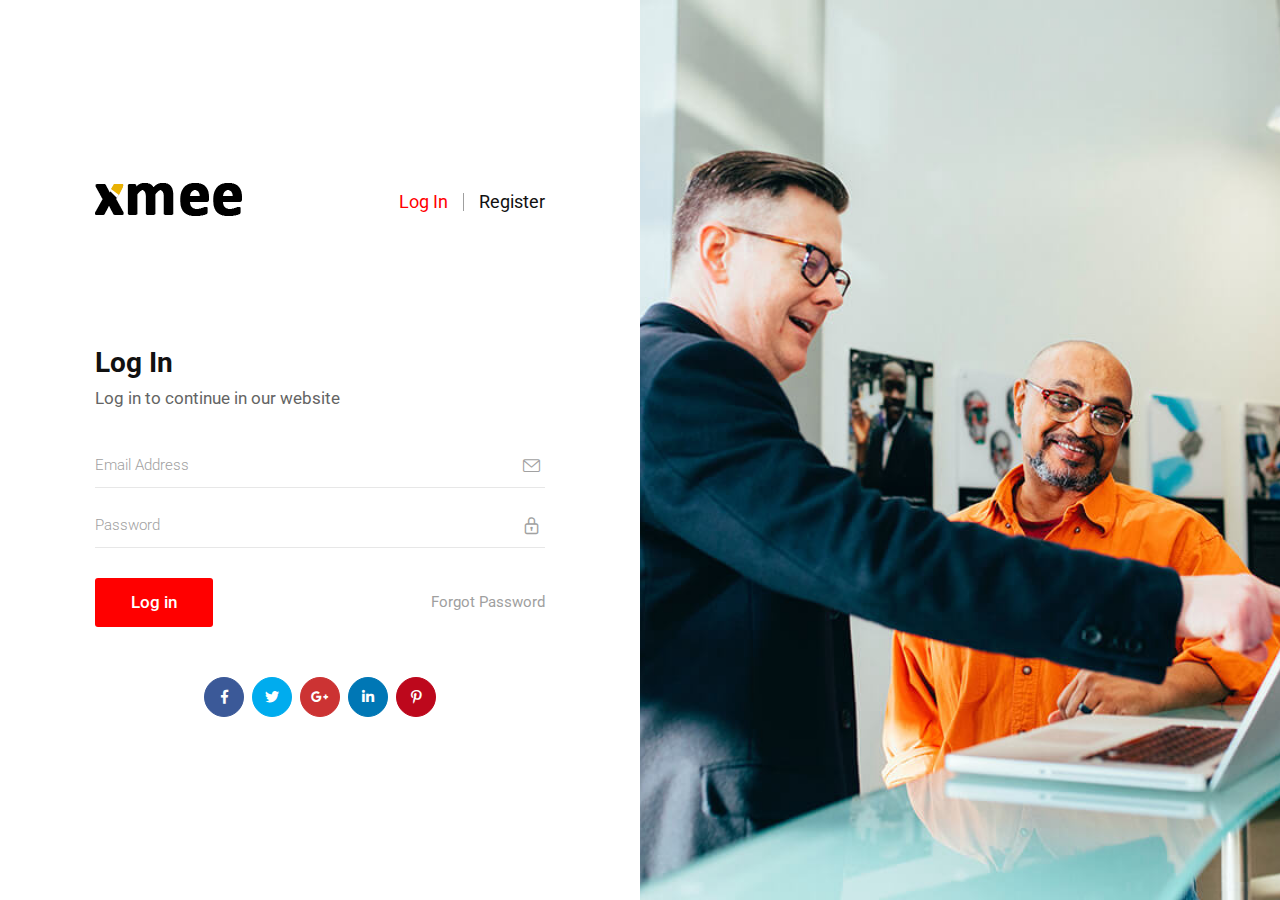
<file: login/index-login.html>
<!DOCTYPE html>
<html lang="en">
    <head>
        <meta charset="UTF-8">
        <meta http-equiv="X-UA-Compatible" content="IE=edge">
        <meta name="viewport" content="width=device-width, initial-scale=1.0">
        <title>Hikari Service</title>
        <!-- Favicon -->
        <link rel="shortcut icon" type="image/x-icon" href="../FinalProject/assets/img/logoH.png">
        <!-- Bootstrap CSS -->
        <link rel="stylesheet" href="css/bootstrap.min.css">
        <!-- Fontawesome CSS -->
        <link rel="stylesheet" href="css/fontawesome-all.min.css">
        <!-- Flaticon CSS -->
        <link rel="stylesheet" href="font/flaticon.css">
        <!-- Google Web Fonts -->
        <link href="https://fonts.googleapis.com/css?family=Roboto:300,400,500,700&display=swap" rel="stylesheet">
        <!-- Custom CSS -->
        <link rel="stylesheet" href="style.css">
    </head>
    
    <body>
        <!--[if lt IE 8]>
            <p class="browserupgrade">You are using an <strong>outdated</strong> browser. Please <a href="http://browsehappy.com/">upgrade your browser</a> to improve your experience.</p>
        <![endif]-->
        <div id="preloader" class="preloader">
            <div class='inner'>
                <div class='line1'></div>
                <div class='line2'></div>
                <div class='line3'></div>
            </div>
        </div>
        <section class="fxt-template-animation fxt-template-layout1">
            <div class="container-fluid">
                <div class="row">
                    <div class="col-md-6 col-12 fxt-bg-color">
                        <div class="fxt-content">
                            <div class="fxt-header">
                                <a href="login-1.html" class="fxt-logo"><img src="img/logo-27.png" alt="Logo"></a>
                                <div class="fxt-page-switcher">
                                    <a href="index-login.html" class="switcher-text1 active">Log In</a>
                                    <a href="register-1.html" class="switcher-text1">Register</a>
                                </div>
                            </div>
                            <div class="fxt-form">
                                <h2>Log In</h2>
                                <p>Log in to continue in our website</p>
                                <form method="POST">
                                    <div class="form-group">
                                        <div class="fxt-transformY-50 fxt-transition-delay-1">
                                            <input type="email" class="form-control" name="email" placeholder="Email Address" required="required">
                                            <i class="flaticon-envelope"></i>
                                        </div>
                                    </div>
                                    <div class="form-group">
                                        <div class="fxt-transformY-50 fxt-transition-delay-2">
                                            <input type="password" class="form-control" name="password" placeholder="Password" required="required">
                                            <i class="flaticon-padlock"></i>
                                        </div>
                                    </div>
                                    <div class="form-group">
                                        <div class="fxt-transformY-50 fxt-transition-delay-3">
                                            <div class="fxt-content-between">
                                                <button type="submit" class="fxt-btn-fill">Log in</button>
                                                <a href="forgot-password-1.html" class="switcher-text2">Forgot Password</a>
                                            </div>
                                        </div>
                                    </div>
                                </form>
                            </div>
                            <div class="fxt-footer">
                                <ul class="fxt-socials">
                                    <li class="fxt-facebook fxt-transformY-50 fxt-transition-delay-4">
                                        <a href="#" title="Facebook"><i class="fab fa-facebook-f"></i></a>
                                    </li>
                                    <li class="fxt-twitter fxt-transformY-50 fxt-transition-delay-5">
                                        <a href="#" title="twitter"><i class="fab fa-twitter"></i></a>
                                    </li>
                                    <li class="fxt-google fxt-transformY-50 fxt-transition-delay-6">
                                        <a href="#" title="google"><i class="fab fa-google-plus-g"></i></a>
                                    </li>
                                    <li class="fxt-linkedin fxt-transformY-50 fxt-transition-delay-7">
                                        <a href="#" title="linkedin"><i class="fab fa-linkedin-in"></i></a>
                                    </li>
                                    <li class="fxt-pinterest fxt-transformY-50 fxt-transition-delay-8">
                                        <a href="#" title="pinterest"><i class="fab fa-pinterest-p"></i></a>
                                    </li>
                                </ul>
                            </div>
                        </div>
                    </div>
                    <div class="col-md-6 col-12 fxt-none-767 fxt-bg-img" data-bg-image="img/figure/bg-login1.jpg"></div>
                </div>
            </div>
        </section>
        <!-- jquery-->
        <script src="js/jquery-3.5.0.min.js"></script>
        <!-- Bootstrap js -->
        <script src="js/bootstrap.min.js"></script>
        <!-- Imagesloaded js -->
        <script src="js/imagesloaded.pkgd.min.js"></script>
        <!-- Validator js -->
        <script src="js/validator.min.js"></script>
        <!-- Custom Js -->
        <script src="js/main.js"></script>
    
    </body>
    
    </html>
</file>
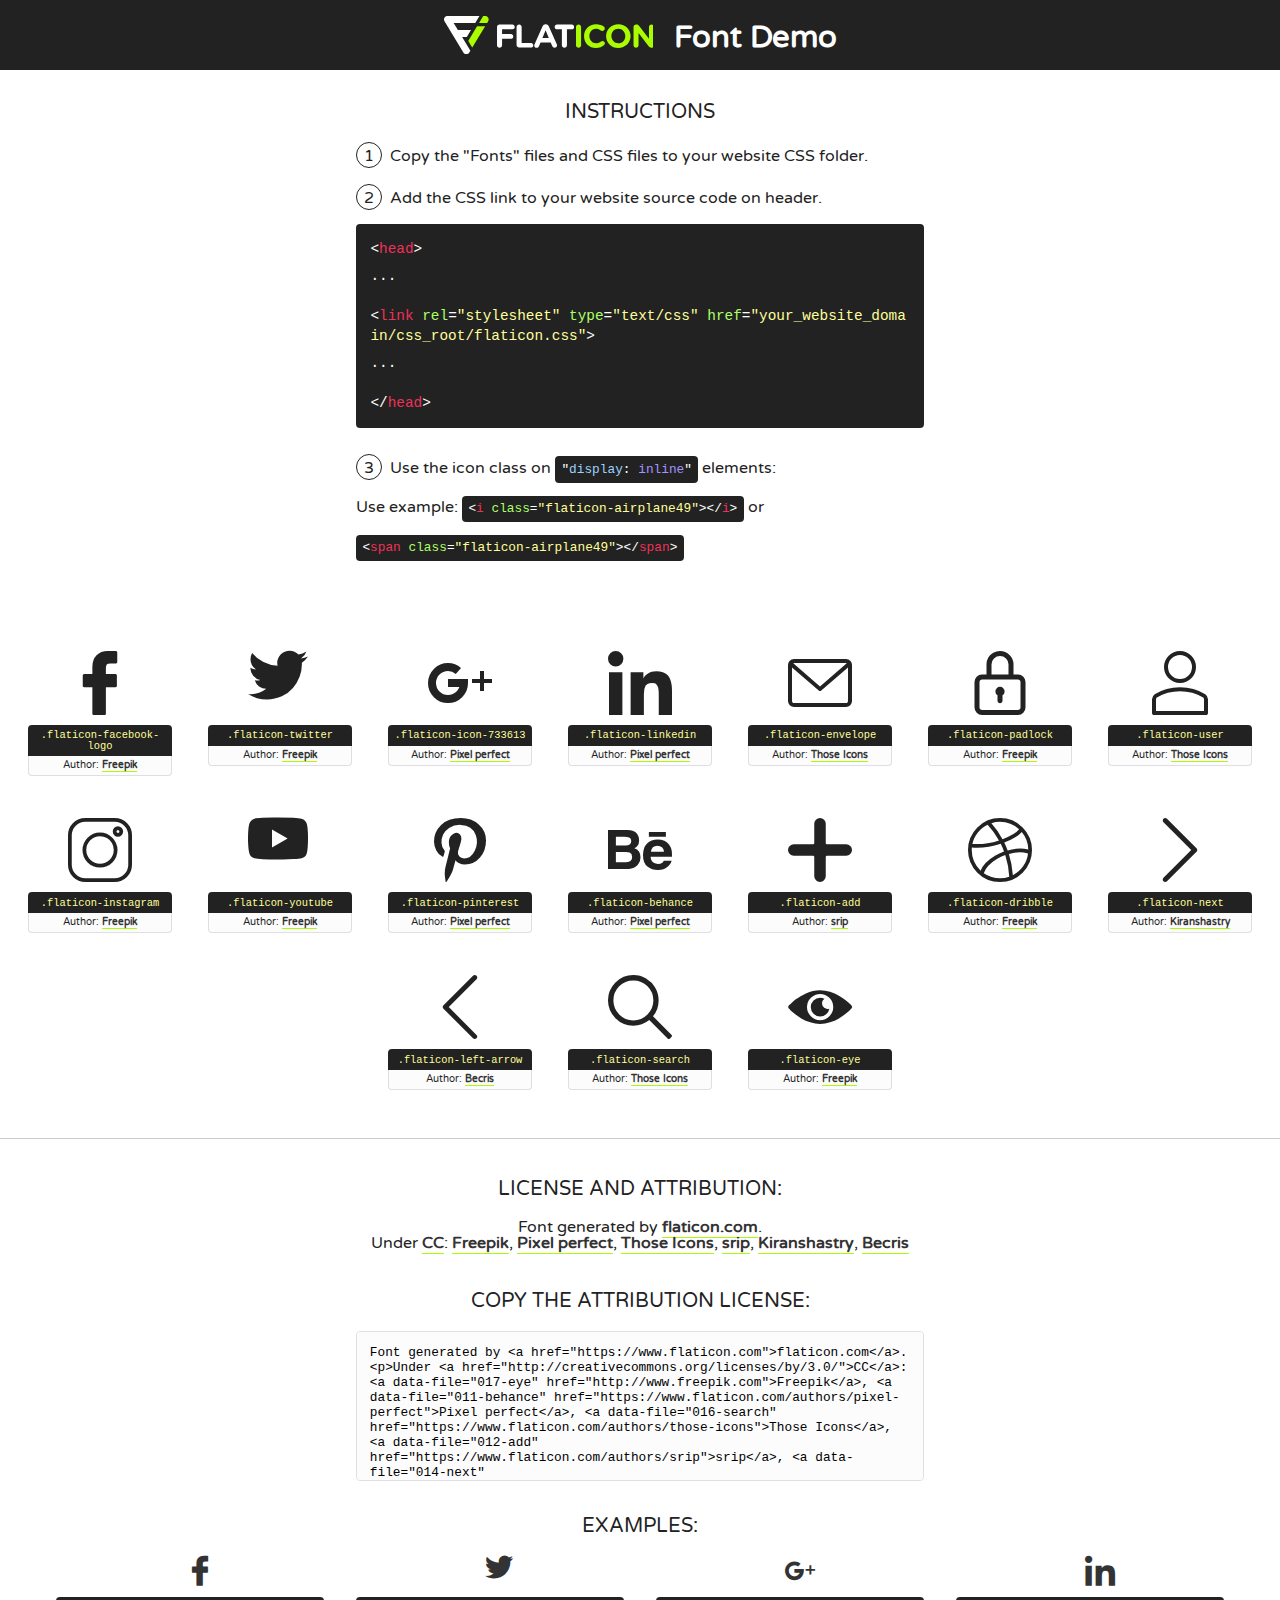
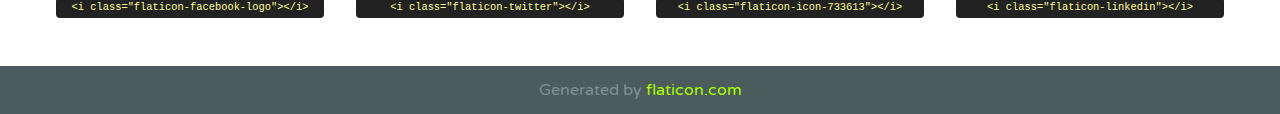
<file: login/font/flaticon.html>
<!DOCTYPE html>
<!--
  Flaticon icon font: Flaticon
  Creation date: 19/02/2020 17:37
-->
<html>
<!DOCTYPE html>
<html>

<head>
    <title>Flaticon WebFont</title>
    <link href="http://fonts.googleapis.com/css?family=Varela+Round" rel="stylesheet" type="text/css" />
    <link rel="stylesheet" type="text/css" href="flaticon.css">
    <meta charset="UTF-8">
    <style>
    html, body, div, span, applet, object, iframe,
    h1, h2, h3, h4, h5, h6, p, blockquote, pre,
    a, abbr, acronym, address, big, cite, code,
    del, dfn, em, img, ins, kbd, q, s, samp,
    small, strike, strong, sub, sup, tt, var,
    b, u, i, center,
    dl, dt, dd, ol, ul, li,
    fieldset, form, label, legend,
    table, caption, tbody, tfoot, thead, tr, th, td,
    article, aside, canvas, details, embed, 
    figure, figcaption, footer, header, hgroup, 
    menu, nav, output, ruby, section, summary,
    time, mark, audio, video {
        margin: 0;
        padding: 0;
        border: 0;
        font-size: 100%;
        font: inherit;
        vertical-align: baseline;
    }
    /* HTML5 display-role reset for older browsers */
    article, aside, details, figcaption, figure, 
    footer, header, hgroup, menu, nav, section {
        display: block;
    }
    body {
        line-height: 1;
    }
    ol, ul {
        list-style: none;
    }
    blockquote, q {
        quotes: none;
    }
    blockquote:before, blockquote:after,
    q:before, q:after {
        content: '';
        content: none;
    }
    table {
        border-collapse: collapse;
        border-spacing: 0;
    }
    body {
        font-family: 'Varela Round', Helvetica, Arial, sans-serif;
        font-size: 16px;
        color: #222;
    }
    a {
        color: #333;
        border-bottom: 1px solid #a9fd00;
        font-weight: bold;
        text-decoration: none;
    }
    * {
        -moz-box-sizing: border-box;
        -webkit-box-sizing: border-box;
        box-sizing: border-box;
        margin: 0;
        padding: 0;
    }
    [class^="flaticon-"]:before, [class*=" flaticon-"]:before, [class^="flaticon-"]:after, [class*=" flaticon-"]:after {
        font-family: Flaticon;
        font-size: 30px;
        font-style: normal;
        margin-left: 20px;
        color: #333;
    }
    .wrapper {
        max-width: 600px;
        margin: auto;
        padding: 0 1em;
    }
    .title {
        font-size: 1.25em;
        text-align: center;
        margin-bottom: 1em;
        text-transform: uppercase;
    }
    header {
        text-align: center;
        background-color: #222;
        color: #fff;
        padding: 1em;
    }
    header .logo {
        width: 210px;
        height: 38px;
        display: inline-block;
        vertical-align: middle;
        margin-right: 1em;
        border: none;
    }
    header strong {
        font-size: 1.95em;
        font-weight: bold;
        vertical-align: middle;
        margin-top: 5px;
        display: inline-block;
    }
    .demo {
        margin: 2em auto;
        line-height: 1.25em;
    }
    .demo ul li {
        margin-bottom: 1em;
    }
    .demo ul li .num {
        color: #222;
        border-radius: 20px;
        display: inline-block;
        width: 26px;
        padding: 3px;
        height: 26px;
        text-align: center;
        margin-right: 0.5em;
        border: 1px solid #222;
    }
    .demo ul li code {
        background-color: #222;
        border-radius: 4px;
        padding: 0.25em 0.5em;
        display: inline-block;
        color: #fff;
        font-family: Consolas,Monaco,Lucida Console,Liberation Mono,DejaVu Sans Mono,Bitstream Vera Sans Mono,Courier New, monospace;
        font-weight: lighter;
        margin-top: 1em;
        font-size: 0.8em;
        word-break: break-all;
    }
    .demo ul li code.big {
        padding: 1em;
        font-size: 0.9em;
    }
    .demo ul li code .red {
        color: #EF3159;
    }
    .demo ul li code .green {
        color: #ACFF65;
    }
    .demo ul li code .yellow {
        color: #FFFF99;
    }
    .demo ul li code .blue {
        color: #99D3FF;
    }
    .demo ul li code .purple {
        color: #A295FF;
    }
    .demo ul li code .dots {
        margin-top: 0.5em;
        display: block;
    }
    #glyphs {
        border-bottom: 1px solid #ccc;
        padding: 2em 0;
        text-align: center;
    }
    .glyph {
        display: inline-block;
        width: 9em;
        margin: 1em;
        text-align: center;
        vertical-align: top;
        background: #FFF;
    }
    .glyph .glyph-icon {
        padding: 10px;
        display: block;
        font-family:"Flaticon";
        font-size: 64px;
        line-height: 1;
    }
    .glyph .glyph-icon:before {
        font-size: 64px;
        color: #222;
        margin-left: 0;
    }
    .class-name {
        font-size: 0.65em;
        background-color: #222;
        color: #fff;
        border-radius: 4px 4px 0 0;
        padding: 0.5em;
        color: #FFFF99;
        font-family: Consolas,Monaco,Lucida Console,Liberation Mono,DejaVu Sans Mono,Bitstream Vera Sans Mono,Courier New, monospace;
    }
    .author-name {
        font-size: 0.6em;
        background-color: #fcfcfd;
        border: 1px solid #DEDEE4;
        border-top: 0;
        border-radius: 0 0 4px 4px;
        padding: 0.5em;
    }
    .class-name:last-child {
        font-size: 10px;
        color:#888;
    }
    .class-name:last-child a {
        font-size: 10px;
        color:#555;
    }
    .class-name:last-child a:hover {
        color:#a9fd00;
    }
    .glyph > input {
        display: block;
        width: 100px;
        margin: 5px auto;
        text-align: center;
        font-size: 12px;
        cursor: text;
    }
    .glyph > input.icon-input {
        font-family:"Flaticon";
        font-size: 16px;
        margin-bottom: 10px;
    }
    .attribution .title {
        margin-top: 2em;
    }
    .attribution textarea {
        background-color: #fcfcfd;
        padding: 1em;
        border: none;
        box-shadow: none;
        border: 1px solid #DEDEE4;
        border-radius: 4px;
        resize: none;
        width: 100%;
        height: 150px;
        font-size: 0.8em;
        font-family: Consolas,Monaco,Lucida Console,Liberation Mono,DejaVu Sans Mono,Bitstream Vera Sans Mono,Courier New, monospace;
        -webkit-appearance: none;
    }
    .iconsuse {
        margin: 2em auto;
        text-align: center;
        max-width: 1200px;
    }
    .iconsuse:after {
        content: '';
        display: table;
        clear: both;
    }
    .iconsuse .image {
        float: left;
        width: 25%;
        padding: 0 1em;
    }
    .iconsuse .image p {
        margin-bottom: 1em;
    }
    .iconsuse .image span {
        display: block;
        font-size: 0.65em;
        background-color: #222;
        color: #fff;
        border-radius: 4px;
        padding: 0.5em;
        color: #FFFF99;
        margin-top: 1em;
        font-family: Consolas,Monaco,Lucida Console,Liberation Mono,DejaVu Sans Mono,Bitstream Vera Sans Mono,Courier New, monospace;
    }
    #footer {
        text-align: center;
        background-color: #4C5B5C;
        color: #7c9192;
        padding: 1em;
    }
    #footer a {
        border: none;
        color: #a9fd00;
        font-weight: normal;
    }
    @media (max-width: 960px) {
        .iconsuse .image {
            width: 50%;
        }
    }
    @media (max-width: 560px) {
        .iconsuse .image {
            width: 100%;
        }
    }
    </style>
</head>

<body class="characters-off">

    <header>
        <a href="https://www.flaticon.com" target="_blank" class="logo">
            <svg version="1.1" xmlns="http://www.w3.org/2000/svg" xmlns:xlink="http://www.w3.org/1999/xlink" xmlns:a="http://ns.adobe.com/AdobeSVGViewerExtensions/3.0/" viewBox="0 0 560.875 102.036" enable-background="new 0 0 560.875 102.036" xml:space="preserve">
                <defs>
                </defs>
                <g>
                    <g class="letters">
                        <path fill="#ffffff" d="M141.596,29.675c0-3.777,2.985-6.767,6.764-6.767h34.438c3.426,0,6.15,2.728,6.15,6.15
                        c0,3.43-2.724,6.149-6.15,6.149h-27.674v13.091h23.719c3.429,0,6.151,2.724,6.151,6.15c0,3.43-2.723,6.149-6.151,6.149h-23.719
                        v17.574c0,3.773-2.986,6.761-6.764,6.761c-3.779,0-6.764-2.989-6.764-6.761V29.675z"></path>
                        <path fill="#ffffff" d="M193.844,29.149c0-3.781,2.985-6.767,6.764-6.767c3.776,0,6.763,2.985,6.763,6.767v42.957h25.039
                        c3.426,0,6.149,2.726,6.149,6.153c0,3.425-2.723,6.15-6.149,6.15h-31.802c-3.779,0-6.764-2.986-6.764-6.768V29.149z"></path>
                        <path fill="#ffffff" d="M241.891,75.71l21.438-48.407c1.492-3.341,4.215-5.357,7.906-5.357h0.792
                        c3.686,0,6.323,2.017,7.815,5.357l21.439,48.407c0.436,0.967,0.701,1.845,0.701,2.723c0,3.602-2.809,6.501-6.414,6.501
                        c-3.161,0-5.269-1.845-6.499-4.655l-4.132-9.661h-27.059l-4.301,10.102c-1.144,2.631-3.426,4.214-6.237,4.214
                        c-3.517,0-6.24-2.81-6.24-6.325C241.1,77.64,241.451,76.677,241.891,75.71z M279.932,58.666l-8.521-20.297l-8.526,20.297H279.932
                        z"></path>
                        <path fill="#ffffff" d="M314.864,35.387H301.86c-3.429,0-6.239-2.813-6.239-6.238c0-3.429,2.811-6.24,6.239-6.24h39.533
                        c3.426,0,6.237,2.811,6.237,6.24c0,3.425-2.811,6.238-6.237,6.238h-13.001v42.785c0,3.773-2.99,6.761-6.764,6.761
                        c-3.779,0-6.764-2.989-6.764-6.761V35.387z"></path>
                        <path fill="#A9FD00" d="M352.615,29.149c0-3.781,2.985-6.767,6.767-6.767c3.774,0,6.761,2.985,6.761,6.767v49.024
                        c0,3.773-2.987,6.761-6.761,6.761c-3.781,0-6.767-2.989-6.767-6.761V29.149z"></path>
                        <path fill="#A9FD00" d="M374.132,53.836v-0.179c0-17.481,13.178-31.801,32.065-31.801c9.22,0,15.459,2.458,20.557,6.238
                        c1.402,1.054,2.637,2.985,2.637,5.357c0,3.692-2.985,6.59-6.681,6.59c-1.845,0-3.071-0.702-4.044-1.319
                        c-3.776-2.813-7.729-4.393-12.562-4.393c-10.364,0-17.831,8.611-17.831,19.154v0.173c0,10.542,7.291,19.329,17.831,19.329
                        c5.715,0,9.492-1.756,13.359-4.834c1.049-0.874,2.458-1.491,4.039-1.491c3.429,0,6.325,2.813,6.325,6.236
                        c0,2.106-1.056,3.78-2.282,4.834c-5.539,4.834-12.036,7.733-21.878,7.733C387.572,85.464,374.132,71.493,374.132,53.836z"></path>
                        <path fill="#A9FD00" d="M433.009,53.836v-0.179c0-17.481,13.79-31.801,32.766-31.801c18.981,0,32.592,14.143,32.592,31.628v0.173
                        c0,17.483-13.785,31.807-32.769,31.807C446.625,85.464,433.009,71.32,433.009,53.836z M484.224,53.836v-0.179
                        c0-10.539-7.725-19.326-18.626-19.326c-10.893,0-18.449,8.611-18.449,19.154v0.173c0,10.542,7.73,19.329,18.626,19.329
                        C476.676,72.986,484.224,64.378,484.224,53.836z"></path>
                        <path fill="#A9FD00" d="M506.233,29.321c0-3.774,2.99-6.763,6.767-6.763h1.401c3.252,0,5.183,1.583,7.029,3.953l26.093,34.265
                        V29.059c0-3.692,2.99-6.677,6.681-6.677c3.683,0,6.671,2.985,6.671,6.677v48.934c0,3.78-2.987,6.765-6.764,6.765h-0.436
                        c-3.257,0-5.188-1.581-7.034-3.953l-27.056-35.492v32.944c0,3.687-2.985,6.676-6.678,6.676c-3.683,0-6.673-2.989-6.673-6.676
                        V29.321z"></path>
                    </g>
                    <g class="insignia">
                        <path fill="#ffffff" d="M48.372,56.137h12.517l11.156-18.537H37.186L25.688,18.539h57.825L94.668,0H9.271
                        C5.925,0,2.842,1.801,1.198,4.716c-1.644,2.907-1.593,6.482,0.134,9.343l50.38,83.501c1.678,2.781,4.689,4.476,7.938,4.476
                        c3.246,0,6.257-1.695,7.935-4.476l2.898-4.804L48.372,56.137z"></path>
                        <g class="i">
                            <path fill="#A9FD00" d="M93.575,18.539h0.031v0.004l21.652,0.004l2.705-4.488c1.727-2.861,1.778-6.436,0.133-9.343
                            C116.454,1.801,113.371,0,110.026,0h-5.294L93.575,18.539z"></path>
                            <polygon fill="#A9FD00" points="88.291,27.356 64.725,66.486 75.519,84.404 109.942,27.356"></polygon>
                        </g>
                    </g>
                </g>
            </svg>
        </a>
        <strong>Font Demo</strong>
    </header>


    <section class="demo wrapper">

        <p class="title">Instructions</p>

        <ul>
            <li>
                <span class="num">1</span>Copy the "Fonts" files and CSS files to your website CSS folder.
            </li>
            <li>
                <span class="num">2</span>Add the CSS link to your website source code on header.
                <code class="big">
                    &lt;<span class="red">head</span>&gt;
                    <br/><span class="dots">...</span>
                    <br/>&lt;<span class="red">link</span> <span class="green">rel</span>=<span class="yellow">"stylesheet"</span> <span class="green">type</span>=<span class="yellow">"text/css"</span> <span class="green">href</span>=<span class="yellow">"your_website_domain/css_root/flaticon.css"</span>&gt;
                    <br/><span class="dots">...</span>
                    <br/>&lt;/<span class="red">head</span>&gt;
                </code>
            </li>

            <li>
                <p>
                    <span class="num">3</span>Use the icon class on <code>"<span class="blue">display</span>:<span class="purple"> inline</span>"</code> elements:
                    <br />
                    Use example: <code>&lt;<span class="red">i</span> <span class="green">class</span>=<span class="yellow">&quot;flaticon-airplane49&quot;</span>&gt;&lt;/<span class="red">i</span>&gt;</code> or <code>&lt;<span class="red">span</span> <span class="green">class</span>=<span class="yellow">&quot;flaticon-airplane49&quot;</span>&gt;&lt;/<span class="red">span</span>&gt;</code>
            </li>
        </ul>

    </section>




   <section id="glyphs">          
    
      
        <div class="glyph"><div class="glyph-icon flaticon-facebook-logo"></div>
            <div class="class-name">.flaticon-facebook-logo</div>
            <div class="author-name">Author: <a data-file="001-facebook-logo" href="http://www.freepik.com">Freepik</a> </div> 
        </div>        
        
        <div class="glyph"><div class="glyph-icon flaticon-twitter"></div>
            <div class="class-name">.flaticon-twitter</div>
            <div class="author-name">Author: <a data-file="002-twitter" href="http://www.freepik.com">Freepik</a> </div> 
        </div>        
        
        <div class="glyph"><div class="glyph-icon flaticon-icon-733613"></div>
            <div class="class-name">.flaticon-icon-733613</div>
            <div class="author-name">Author: <a data-file="003-icon-733613" href="https://www.flaticon.com/authors/pixel-perfect">Pixel perfect</a> </div> 
        </div>        
        
        <div class="glyph"><div class="glyph-icon flaticon-linkedin"></div>
            <div class="class-name">.flaticon-linkedin</div>
            <div class="author-name">Author: <a data-file="004-linkedin" href="https://www.flaticon.com/authors/pixel-perfect">Pixel perfect</a> </div> 
        </div>        
        
        <div class="glyph"><div class="glyph-icon flaticon-envelope"></div>
            <div class="class-name">.flaticon-envelope</div>
            <div class="author-name">Author: <a data-file="005-envelope" href="https://www.flaticon.com/authors/those-icons">Those Icons</a> </div> 
        </div>        
        
        <div class="glyph"><div class="glyph-icon flaticon-padlock"></div>
            <div class="class-name">.flaticon-padlock</div>
            <div class="author-name">Author: <a data-file="006-padlock" href="http://www.freepik.com">Freepik</a> </div> 
        </div>        
        
        <div class="glyph"><div class="glyph-icon flaticon-user"></div>
            <div class="class-name">.flaticon-user</div>
            <div class="author-name">Author: <a data-file="007-user" href="https://www.flaticon.com/authors/those-icons">Those Icons</a> </div> 
        </div>        
        
        <div class="glyph"><div class="glyph-icon flaticon-instagram"></div>
            <div class="class-name">.flaticon-instagram</div>
            <div class="author-name">Author: <a data-file="008-instagram" href="http://www.freepik.com">Freepik</a> </div> 
        </div>        
        
        <div class="glyph"><div class="glyph-icon flaticon-youtube"></div>
            <div class="class-name">.flaticon-youtube</div>
            <div class="author-name">Author: <a data-file="009-youtube" href="http://www.freepik.com">Freepik</a> </div> 
        </div>        
        
        <div class="glyph"><div class="glyph-icon flaticon-pinterest"></div>
            <div class="class-name">.flaticon-pinterest</div>
            <div class="author-name">Author: <a data-file="010-pinterest" href="https://www.flaticon.com/authors/pixel-perfect">Pixel perfect</a> </div> 
        </div>        
        
        <div class="glyph"><div class="glyph-icon flaticon-behance"></div>
            <div class="class-name">.flaticon-behance</div>
            <div class="author-name">Author: <a data-file="011-behance" href="https://www.flaticon.com/authors/pixel-perfect">Pixel perfect</a> </div> 
        </div>        
        
        <div class="glyph"><div class="glyph-icon flaticon-add"></div>
            <div class="class-name">.flaticon-add</div>
            <div class="author-name">Author: <a data-file="012-add" href="https://www.flaticon.com/authors/srip">srip</a> </div> 
        </div>        
        
        <div class="glyph"><div class="glyph-icon flaticon-dribble"></div>
            <div class="class-name">.flaticon-dribble</div>
            <div class="author-name">Author: <a data-file="013-dribble" href="http://www.freepik.com">Freepik</a> </div> 
        </div>        
        
        <div class="glyph"><div class="glyph-icon flaticon-next"></div>
            <div class="class-name">.flaticon-next</div>
            <div class="author-name">Author: <a data-file="014-next" href="https://www.flaticon.com/authors/kiranshastry">Kiranshastry</a> </div> 
        </div>        
        
        <div class="glyph"><div class="glyph-icon flaticon-left-arrow"></div>
            <div class="class-name">.flaticon-left-arrow</div>
            <div class="author-name">Author: <a data-file="015-left-arrow" href="https://www.flaticon.com/authors/becris">Becris</a> </div> 
        </div>        
        
        <div class="glyph"><div class="glyph-icon flaticon-search"></div>
            <div class="class-name">.flaticon-search</div>
            <div class="author-name">Author: <a data-file="016-search" href="https://www.flaticon.com/authors/those-icons">Those Icons</a> </div> 
        </div>        
        
        <div class="glyph"><div class="glyph-icon flaticon-eye"></div>
            <div class="class-name">.flaticon-eye</div>
            <div class="author-name">Author: <a data-file="017-eye" href="http://www.freepik.com">Freepik</a> </div> 
        </div>        
        

    </section>



    <section class="attribution wrapper"   style="text-align:center;">

      <div class="title">License and attribution:</div><div class="attrDiv">Font generated by <a href="https://www.flaticon.com">flaticon.com</a>. <div><p>Under <a href="http://creativecommons.org/licenses/by/3.0/">CC</a>: <a data-file="017-eye" href="http://www.freepik.com">Freepik</a>, <a data-file="011-behance" href="https://www.flaticon.com/authors/pixel-perfect">Pixel perfect</a>, <a data-file="016-search" href="https://www.flaticon.com/authors/those-icons">Those Icons</a>, <a data-file="012-add" href="https://www.flaticon.com/authors/srip">srip</a>, <a data-file="014-next" href="https://www.flaticon.com/authors/kiranshastry">Kiranshastry</a>, <a data-file="015-left-arrow" href="https://www.flaticon.com/authors/becris">Becris</a></p>  </div>
      </div>
      <div class="title">Copy the Attribution License:</div>

    <textarea onclick="this.focus();this.select();">Font generated by &lt;a href=&quot;https://www.flaticon.com&quot;&gt;flaticon.com&lt;/a&gt;. <p>Under <a href="http://creativecommons.org/licenses/by/3.0/">CC</a>: <a data-file="017-eye" href="http://www.freepik.com">Freepik</a>, <a data-file="011-behance" href="https://www.flaticon.com/authors/pixel-perfect">Pixel perfect</a>, <a data-file="016-search" href="https://www.flaticon.com/authors/those-icons">Those Icons</a>, <a data-file="012-add" href="https://www.flaticon.com/authors/srip">srip</a>, <a data-file="014-next" href="https://www.flaticon.com/authors/kiranshastry">Kiranshastry</a>, <a data-file="015-left-arrow" href="https://www.flaticon.com/authors/becris">Becris</a></p>  
     </textarea>

    </section>

    <section class="iconsuse">

          <div class="title">Examples:</div>            
             
            <div class="image">
                <p>
                    <i class="glyph-icon flaticon-facebook-logo"></i> 
                    <span>&lt;i class=&quot;flaticon-facebook-logo&quot;&gt;&lt;/i&gt;</span>
                </p>
            </div>
            
            <div class="image">
                <p>
                    <i class="glyph-icon flaticon-twitter"></i> 
                    <span>&lt;i class=&quot;flaticon-twitter&quot;&gt;&lt;/i&gt;</span>
                </p>
            </div>
            
            <div class="image">
                <p>
                    <i class="glyph-icon flaticon-icon-733613"></i> 
                    <span>&lt;i class=&quot;flaticon-icon-733613&quot;&gt;&lt;/i&gt;</span>
                </p>
            </div>
            
            <div class="image">
                <p>
                    <i class="glyph-icon flaticon-linkedin"></i> 
                    <span>&lt;i class=&quot;flaticon-linkedin&quot;&gt;&lt;/i&gt;</span>
                </p>
            </div>
                       
        </div>
                            
    </section>

<div id="footer">
    <div>Generated by <a href="https://www.flaticon.com">flaticon.com</a>
    </div>
</div>



</body>
</html>
</file>
<file: login/font/flaticon.css>
/*
  	Flaticon icon font: Flaticon
  	Creation date: 19/02/2020 17:37
  	*/

@font-face {
  font-family: "Flaticon";
  src: url("../font/Flaticon.eot");
  src: url("../font/Flaticon.eot?#iefix") format("embedded-opentype"),
       url("../font/Flaticon.woff2") format("woff2"),
       url("../font/Flaticon.woff") format("woff"),
       url("../font/Flaticon.ttf") format("truetype"),
       url("../font/Flaticon.svg#Flaticon") format("svg");
  font-weight: normal;
  font-style: normal;
}

@media screen and (-webkit-min-device-pixel-ratio:0) {
  @font-face {
    font-family: "Flaticon";
    src: url("../font/Flaticon.svg#Flaticon") format("svg");
  }
}

[class^="flaticon-"]:before, [class*=" flaticon-"]:before,
[class^="flaticon-"]:after, [class*=" flaticon-"]:after {   
  font-family: Flaticon;
        font-size: 20px;
font-style: normal;
margin-left: 20px;
}

.flaticon-facebook-logo:before { content: "\f100"; }
.flaticon-twitter:before { content: "\f101"; }
.flaticon-icon-733613:before { content: "\f102"; }
.flaticon-linkedin:before { content: "\f103"; }
.flaticon-envelope:before { content: "\f104"; }
.flaticon-padlock:before { content: "\f105"; }
.flaticon-user:before { content: "\f106"; }
.flaticon-instagram:before { content: "\f107"; }
.flaticon-youtube:before { content: "\f108"; }
.flaticon-pinterest:before { content: "\f109"; }
.flaticon-behance:before { content: "\f10a"; }
.flaticon-add:before { content: "\f10b"; }
.flaticon-dribble:before { content: "\f10c"; }
.flaticon-next:before { content: "\f10d"; }
.flaticon-left-arrow:before { content: "\f10e"; }
.flaticon-search:before { content: "\f10f"; }
.flaticon-eye:before { content: "\f110"; }
</file>
